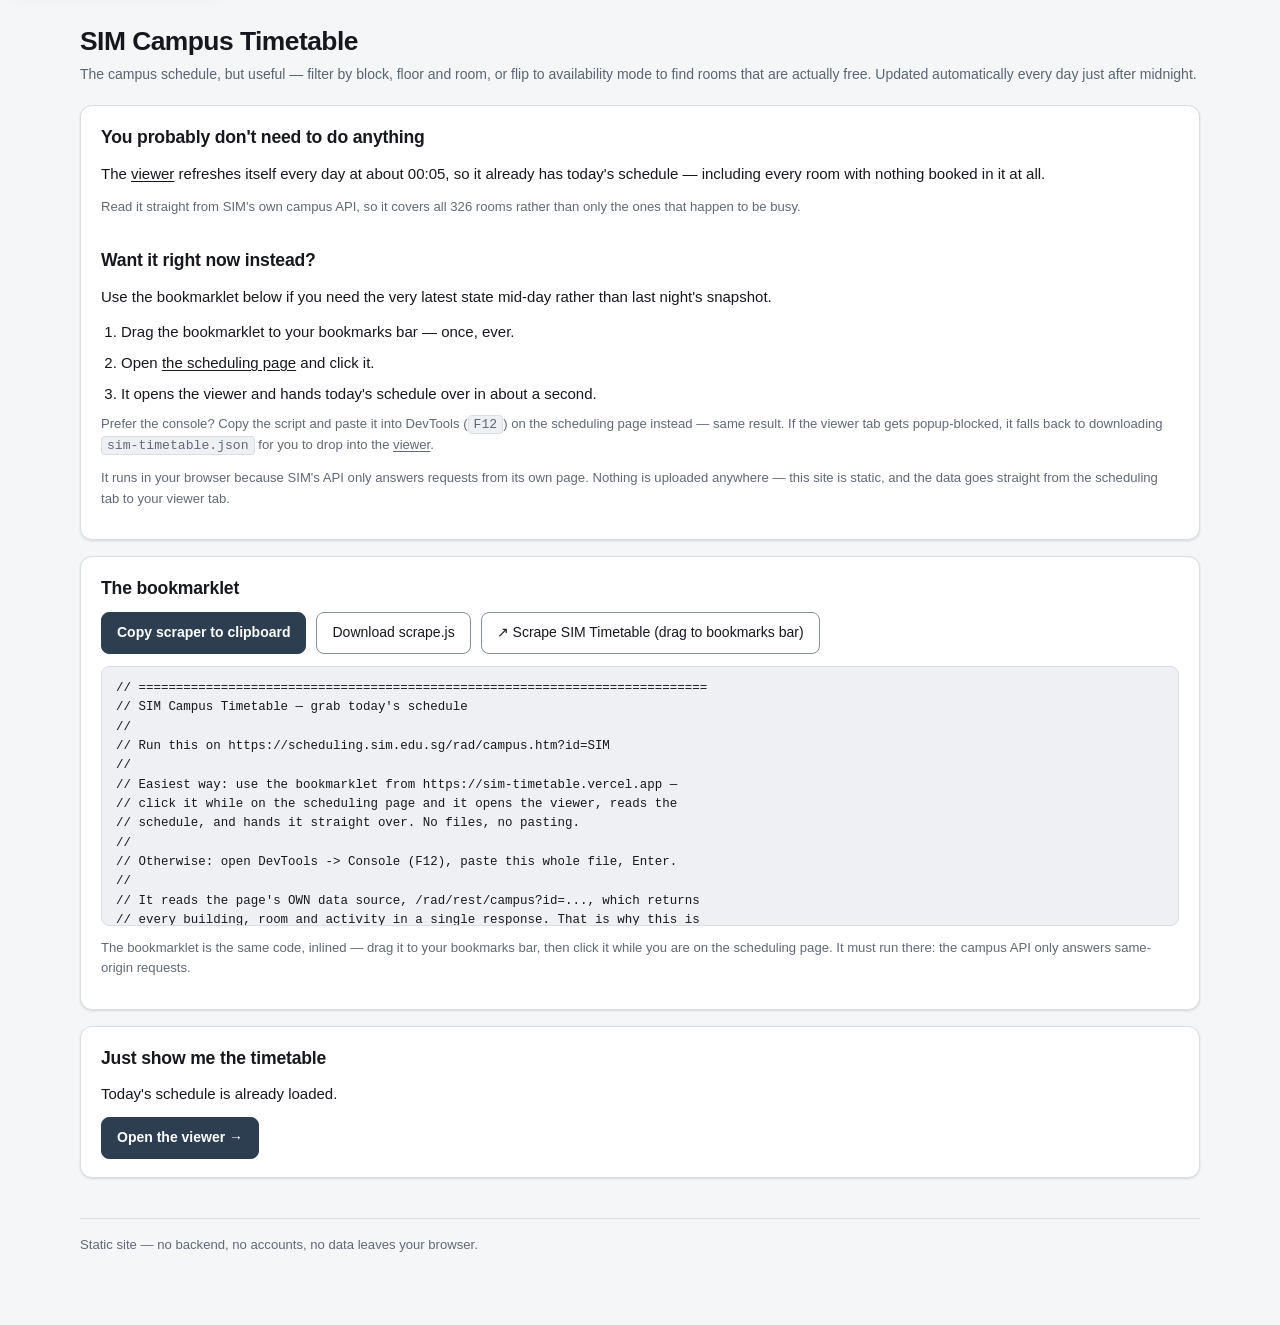
<file: index.html>
<!DOCTYPE html>
<html lang="en">
<head>
<meta charset="utf-8" />
<meta name="viewport" content="width=device-width, initial-scale=1" />
<script async src="https://pagead2.googlesyndication.com/pagead/js/adsbygoogle.js?client=ca-pub-3855542710250858"
  crossorigin="anonymous"></script>
<title>SIM Campus Timetable</title>
<meta name="description" content="Scrape the SIM campus scheduling page and find free rooms." />
<link rel="stylesheet" href="/assets/styles.css" />
<link rel="icon" href="data:image/svg+xml,<svg xmlns=%22http://www.w3.org/2000/svg%22 viewBox=%220 0 100 100%22><text y=%22.9em%22 font-size=%2290%22>📅</text></svg>" />
</head>
<body>
<a class="skip-link" href="#main">Skip to the main content</a>
<div class="wrap">

  <header class="page-header">
  <h1>SIM Campus Timetable</h1>
  <p class="meta">The campus schedule, but useful — filter by block, floor and room, or flip to availability mode to find rooms that are actually free. Updated automatically every day just after midnight.</p>
  </header>

  <main id="main" tabindex="-1">

  <div class="card">
    <h2 style="margin-top:0">You probably don't need to do anything</h2>
    <p>The <a href="/viewer">viewer</a> refreshes itself every day at about 00:05, so it already has today's schedule — including every room with nothing booked in it at all.</p>
    <p class="note">Read it straight from SIM's own campus API, so it covers all 326 rooms rather than only the ones that happen to be busy.</p>

    <h2>Want it right now instead?</h2>
    <p>Use the bookmarklet below if you need the very latest state mid-day rather than last night's snapshot.</p>
    <ol class="steps">
      <li>Drag the bookmarklet to your bookmarks bar — once, ever.</li>
      <li>Open <a href="https://scheduling.sim.edu.sg/rad/campus.htm?id=SIM">the scheduling page</a> and click it.</li>
      <li>It opens the viewer and hands today's schedule over in about a second.</li>
    </ol>
    <p class="note">Prefer the console? Copy the script and paste it into DevTools (<code class="inline">F12</code>) on the scheduling page instead — same result. If the viewer tab gets popup-blocked, it falls back to downloading <code class="inline">sim-timetable.json</code> for you to drop into the <a href="/viewer">viewer</a>.</p>
    <p class="note">It runs in your browser because SIM's API only answers requests from its own page. Nothing is uploaded anywhere — this site is static, and the data goes straight from the scheduling tab to your viewer tab.</p>
  </div>

  <div class="card">
    <h2 style="margin-top:0">The bookmarklet</h2>
    <div class="row" style="margin-bottom:12px">
      <button class="btn primary" id="copyBtn" type="button">Copy scraper to clipboard</button>
      <a class="btn" href="/scraper/scrape.js" download="scrape.js">Download scrape.js</a>
      <a class="btn" id="bookmarklet" href="#">↗ Scrape SIM Timetable (drag to bookmarks bar)</a>
      <span class="note" id="copyStatus" role="status" aria-live="polite"></span>
    </div>
    <pre class="snippet" id="snippet">Loading scraper source…</pre>
    <p class="note">The bookmarklet is the same code, inlined — drag it to your bookmarks bar, then click it while you are on the scheduling page. It must run there: the campus API only answers same-origin requests.</p>
  </div>

  <div class="card">
    <h2 style="margin-top:0">Just show me the timetable</h2>
    <p style="margin-bottom:12px">Today's schedule is already loaded.</p>
    <a class="btn primary" href="/viewer">Open the viewer →</a>
  </div>

  </main>

  <footer>
    Static site — no backend, no accounts, no data leaves your browser.
  </footer>

</div>

<script>
(function () {
  'use strict';

  var snippetEl = document.getElementById('snippet');
  var copyBtn = document.getElementById('copyBtn');
  var statusEl = document.getElementById('copyStatus');
  var bookmarkletEl = document.getElementById('bookmarklet');
  var source = null;

  function setStatus(msg, isError) {
    statusEl.textContent = msg;
    statusEl.className = isError ? 'err' : 'note';
  }

  fetch('/scraper/scrape.js')
    .then(function (r) {
      if (!r.ok) throw new Error('HTTP ' + r.status);
      return r.text();
    })
    .then(function (text) {
      // Point the scraper's handoff at whatever origin is serving this page, so
      // a local dev copy hands off to localhost rather than to production.
      source = text.replace('__VIEWER_ORIGIN__', window.location.origin);
      snippetEl.textContent = source;
      // Bookmarklets are exempt from the page's CSP in current browsers, and inlining
      // the whole thing means it needs no network access at click time.
      bookmarkletEl.href = 'javascript:' + encodeURIComponent(source);
    })
    .catch(function (err) {
      snippetEl.textContent = 'Could not load the scraper source (' + err.message + ').';
      setStatus('Scraper source unavailable.', true);
    });

  copyBtn.addEventListener('click', function () {
    if (!source) { setStatus('Still loading…', true); return; }
    navigator.clipboard.writeText(source).then(function () {
      setStatus('Copied — paste it into the DevTools console on the scheduling page.');
    }, function () {
      // Clipboard API needs a secure context; fall back to selecting the text.
      var range = document.createRange();
      range.selectNodeContents(snippetEl);
      var sel = window.getSelection();
      sel.removeAllRanges();
      sel.addRange(range);
      setStatus('Clipboard blocked — the code is selected, press Ctrl+C.', true);
    });
  });

  bookmarkletEl.addEventListener('click', function (e) {
    e.preventDefault();
    setStatus('Drag this button to your bookmarks bar instead of clicking it here.');
  });
})();
</script>
</body>
</html>
</file>
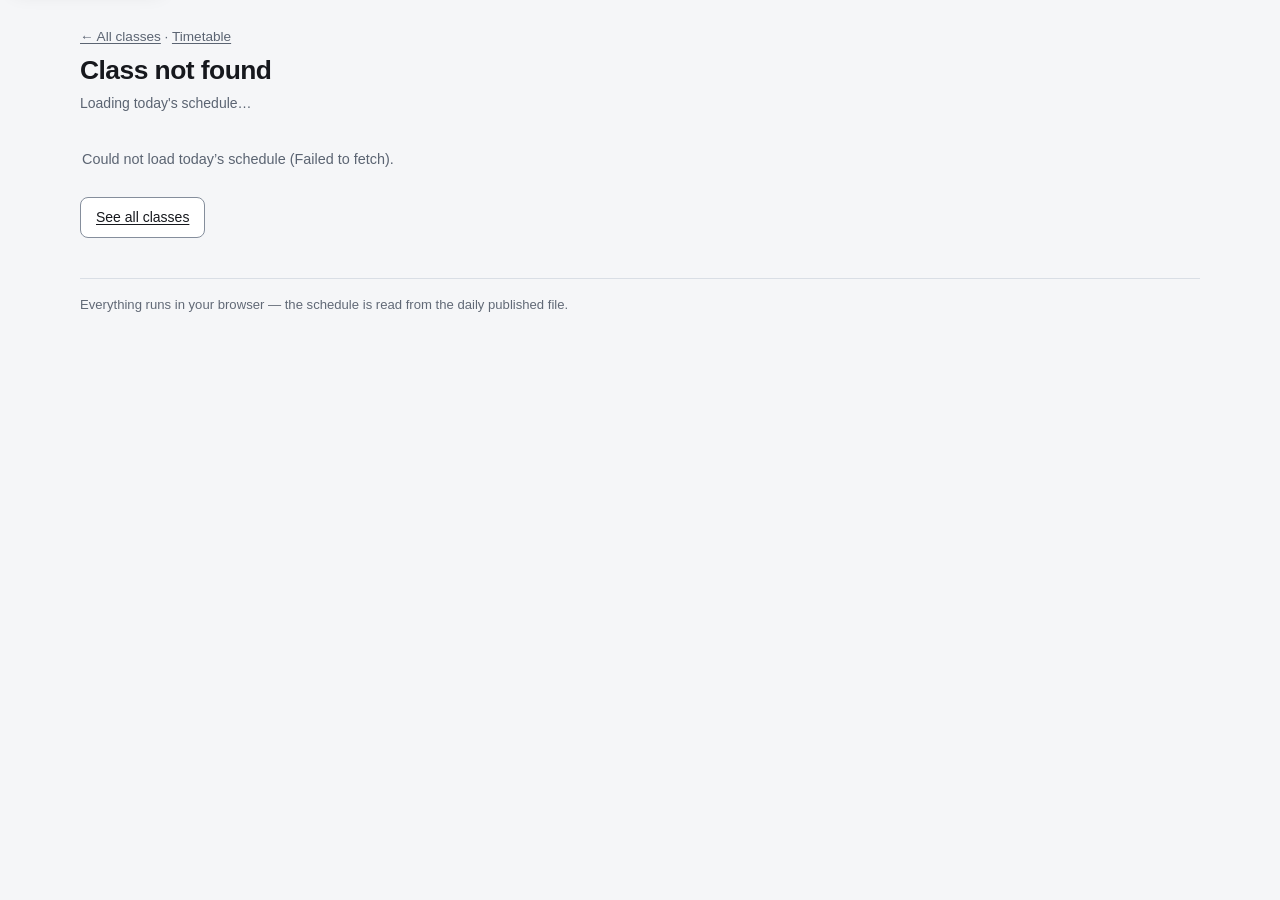
<file: class.html>
<!DOCTYPE html>
<html lang="en">
<head>
<meta charset="utf-8" />
<meta name="viewport" content="width=device-width, initial-scale=1" />
<title>Class — SIM Campus Timetable</title>
<meta name="description" content="One class's day: every session, where it meets, and the free time between." />
<link rel="stylesheet" href="/assets/styles.css" />
<link rel="icon" href="data:image/svg+xml,<svg xmlns=%22http://www.w3.org/2000/svg%22 viewBox=%220 0 100 100%22><text y=%22.9em%22 font-size=%2290%22>📅</text></svg>" />
</head>
<body>
<a class="skip-link" href="#main">Skip to the class</a>
<div class="wrap">

  <header class="page-header">
    <p class="crumb"><a href="/class">← All classes</a> · <a href="/viewer">Timetable</a></p>
    <h1 id="detailHead">Class</h1>
    <p class="meta" id="detailMeta" role="status" aria-live="polite">Loading today's schedule…</p>
  </header>

  <main id="main" tabindex="-1">
    <div id="detailBody"></div>
  </main>

  <footer>Everything runs in your browser — the schedule is read from the daily published file.</footer>

</div>

<script src="/assets/timetable.js"></script>
<script src="/assets/feed.js"></script>
<script src="/assets/detail.js"></script>
<script>SIMDetail.init('class');</script>
</body>
</html>
</file>
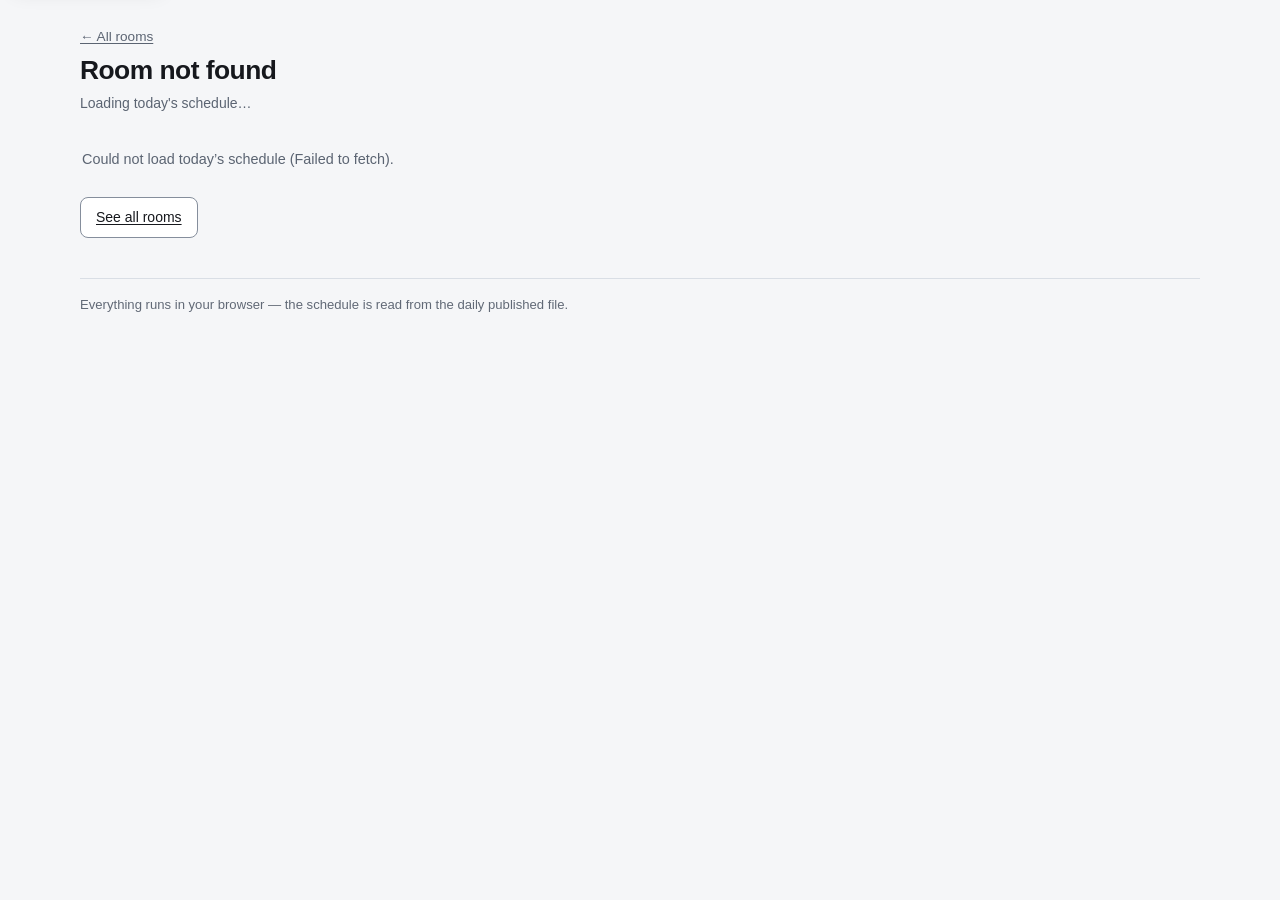
<file: room.html>
<!DOCTYPE html>
<html lang="en">
<head>
<meta charset="utf-8" />
<meta name="viewport" content="width=device-width, initial-scale=1" />
<title>Room — SIM Campus Timetable</title>
<meta name="description" content="One classroom's day: when it is open, when it is booked, and the gaps between." />
<link rel="stylesheet" href="/assets/styles.css" />
<link rel="icon" href="data:image/svg+xml,<svg xmlns=%22http://www.w3.org/2000/svg%22 viewBox=%220 0 100 100%22><text y=%22.9em%22 font-size=%2290%22>📅</text></svg>" />
</head>
<body>
<a class="skip-link" href="#main">Skip to the room</a>
<div class="wrap">

  <header class="page-header">
    <p class="crumb"><a href="/viewer">← All rooms</a></p>
    <h1 id="detailHead">Room</h1>
    <p class="meta" id="detailMeta" role="status" aria-live="polite">Loading today's schedule…</p>
  </header>

  <main id="main" tabindex="-1">
    <div id="detailBody"></div>
  </main>

  <footer>Everything runs in your browser — the schedule is read from the daily published file.</footer>

</div>

<script src="/assets/timetable.js"></script>
<script src="/assets/feed.js"></script>
<script src="/assets/detail.js"></script>
<script>SIMDetail.init('room');</script>
</body>
</html>
</file>
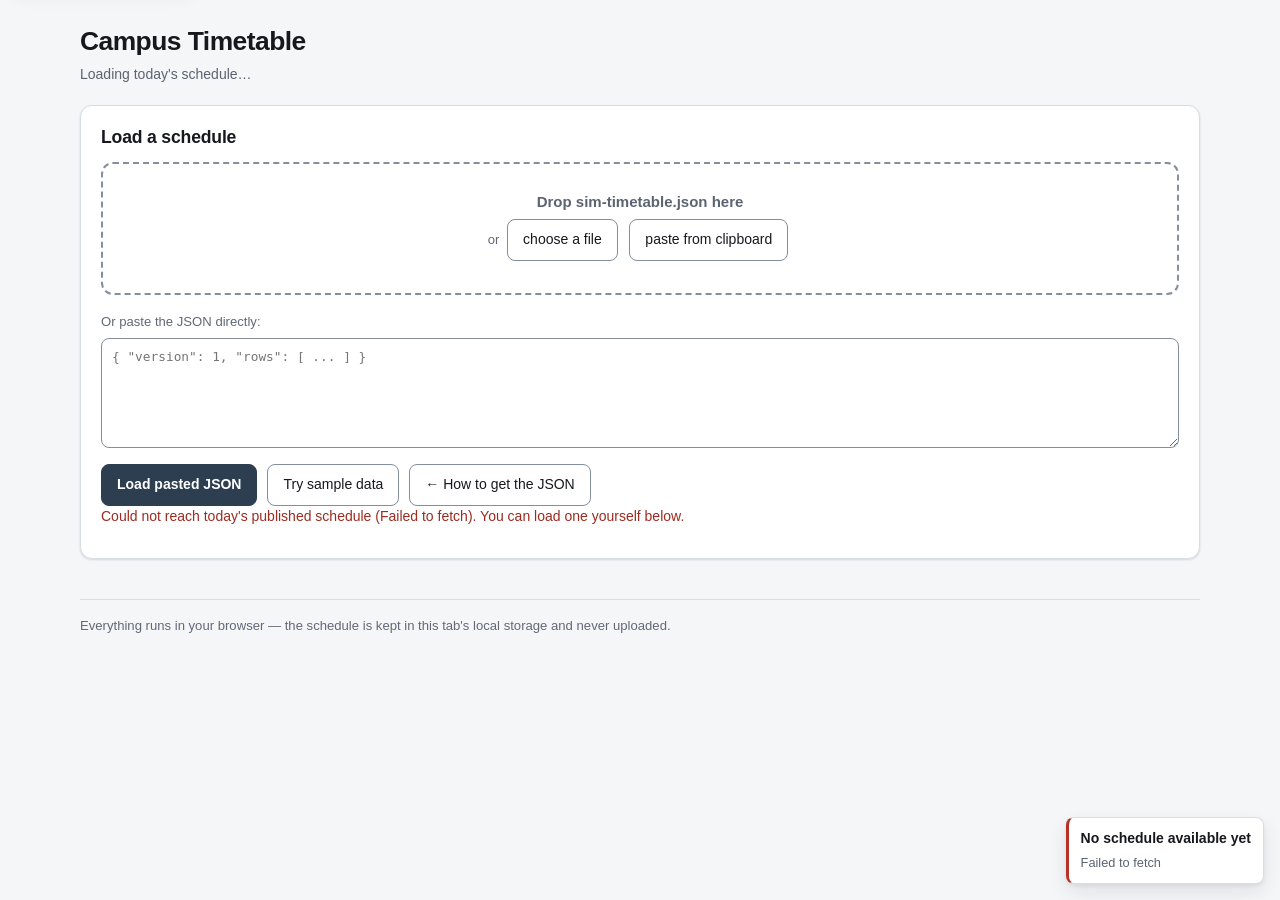
<file: viewer.html>
<!DOCTYPE html>
<html lang="en">
<head>
<meta charset="utf-8" />
<meta name="viewport" content="width=device-width, initial-scale=1" />
<script async src="https://pagead2.googlesyndication.com/pagead/js/adsbygoogle.js?client=ca-pub-3855542710250858"
  crossorigin="anonymous"></script>
<title>Timetable Viewer — SIM Campus Timetable</title>
<link rel="stylesheet" href="/assets/styles.css" />
<link rel="icon" href="data:image/svg+xml,<svg xmlns=%22http://www.w3.org/2000/svg%22 viewBox=%220 0 100 100%22><text y=%22.9em%22 font-size=%2290%22>📅</text></svg>" />
</head>
<body>
<a class="skip-link" href="#main">Skip to the timetable</a>
<div class="wrap">

  <header class="page-header">
    <h1>Campus Timetable</h1>
    <p class="meta" id="source" role="status" aria-live="polite">Loading today's schedule…</p>
  </header>

  <main id="main" tabindex="-1">

  <!-- ---------- waiting for a bookmarklet handoff ---------- -->
  <section id="waitingPanel" hidden>
    <div class="card">
      <div class="drop">
        <strong data-el="waitStep">Waiting for the schedule</strong><br />
        <span class="note" data-el="waitDetail">Keep this tab open. The scheduling page will hand
        the data over on its own, usually within a couple of seconds.</span>
        <div class="toast-bar" data-el="waitBar" style="max-width:280px;margin:12px auto 0;display:none">
          <i data-el="waitFill"></i>
        </div>
      </div>
      <p class="note" style="margin:12px 0 0">
        Nothing arriving? The scraper falls back to downloading
        <code class="inline">sim-timetable.json</code> —
        <button class="btn" id="waitingCancel" type="button" style="margin-left:4px">import it manually</button>
      </p>
    </div>
  </section>

  <!-- ---------- first load, before the feed answers ---------- -->
  <section id="loadingPanel" hidden>
    <div class="card">
      <p class="loading-line"><span class="toast-spinner" aria-hidden="true"></span>
        Fetching today's schedule…</p>
      <p class="note" style="margin:0">It is published every morning just after midnight, so
        there is usually nothing for you to do.</p>
    </div>
  </section>

  <!-- ---------- import ---------- -->
  <section id="importPanel" aria-labelledby="importHeading" hidden>
    <div class="card">
      <h2 id="importHeading" style="margin-top:0">Load a schedule</h2>
      <div class="drop" id="drop">
        <strong>Drop sim-timetable.json here</strong><br />
        <span class="note">or <button class="btn" id="pickBtn" type="button" style="margin:6px 4px">choose a file</button>
        <button class="btn" id="pasteBtn" type="button" style="margin:6px 4px">paste from clipboard</button></span>
        <input type="file" id="file" accept="application/json,.json" hidden />
      </div>
      <p style="margin:14px 0 6px">
        <label class="note" for="pasteArea">Or paste the JSON directly:</label>
      </p>
      <textarea class="paste" id="pasteArea" placeholder='{ "version": 1, "rows": [ ... ] }'></textarea>
      <div class="row" style="margin-top:10px">
        <button class="btn primary" id="loadPasteBtn" type="button">Load pasted JSON</button>
        <button class="btn" id="sampleBtn" type="button">Try sample data</button>
        <a class="btn" href="/">← How to get the JSON</a>
      </div>
      <p class="err" id="importError" role="alert"></p>
    </div>
  </section>

  <!-- ---------- timetable ---------- -->
  <section id="app" aria-label="Today's timetable" hidden>
    <div class="row" style="margin-bottom:14px">
      <button class="btn" id="changeBtn" type="button">Load different data</button>
      <button class="btn" id="exportBtn" type="button">Export standalone HTML</button>
      <span class="note" id="exportStatus" role="status" aria-live="polite"></span>
    </div>
    <div id="timetable"></div>
  </section>

  </main>

  <footer>Everything runs in your browser — the schedule is kept in this tab's local storage and never uploaded.</footer>

</div>

<script src="/assets/toast.js"></script>
<script src="/assets/feed.js"></script>
<script src="/assets/timetable.js"></script>
<script>
(function () {
  'use strict';

  var STORAGE_KEY = 'sim-timetable-payload';

  // Published every day at ~00:05 SGT by .github/workflows/daily-schedule.yml.
  // Read straight from the repo (raw.githubusercontent.com allows cross-origin
  // reads) so a new schedule appears without redeploying the site. The campus
  // API itself is same-origin only, which is why this page cannot just call it.
  // The URL itself lives in assets/feed.js, so the viewer and the detail pages
  // cannot drift onto different files.
  var FEED_URL = SIMFeed.URL;

  var importPanel = document.getElementById('importPanel');
  var waitingPanel = document.getElementById('waitingPanel');
  var app = document.getElementById('app');
  var loadingPanel = document.getElementById('loadingPanel');
  var sourceEl = document.getElementById('source');
  var errEl = document.getElementById('importError');
  var drop = document.getElementById('drop');
  var fileInput = document.getElementById('file');
  var pasteArea = document.getElementById('pasteArea');
  var exportStatus = document.getElementById('exportStatus');

  var controller = null;
  var payload = null;
  var awaiting = false;

  // ---------- parsing an incoming payload ----------

  /* Accepts the scraper's {version, rows, ...} envelope, or a bare array of rows. */
  function coerce(raw) {
    var parsed = typeof raw === 'string' ? JSON.parse(raw) : raw;
    if (Array.isArray(parsed)) parsed = { rows: parsed };
    if (!parsed || !Array.isArray(parsed.rows)) {
      throw new Error('Expected an object with a "rows" array, or an array of rows.');
    }
    if (!parsed.rows.length) throw new Error('That file has no rows in it.');
    return parsed;
  }

  /* A timetable is only as good as it is fresh, so say the age out loud rather
   * than making the user read a timestamp and do the subtraction. */
  function ageOf(iso) {
    var then = new Date(iso);
    if (isNaN(then)) return null;
    var mins = Math.floor((Date.now() - then.getTime()) / 60000);
    if (mins < 1) return 'just now';
    if (mins < 60) return mins + ' min ago';
    var hrs = Math.round(mins / 60);
    if (hrs < 24) return hrs + (hrs === 1 ? ' hour ago' : ' hours ago');
    var days = Math.round(hrs / 24);
    return days + (days === 1 ? ' day ago' : ' days ago');
  }

  function scrapedTime(p) {
    var t = Date.parse(p && p.scraped_at);
    return isNaN(t) ? 0 : t;
  }

  function describe(p) {
    var bits = [p.rows.length + ' events'];
    if (p.rooms && p.rooms.length) {
      // Count rooms SIM has actually opened, not merely unbooked ones: an
      // unbooked room is usually locked, so calling it free would mislead.
      var openSet = {};
      p.rows.forEach(function (r) {
        if (/free access/i.test(r.event || '')) openSet[r.room] = 1;
      });
      bits.push(p.rooms.length + ' rooms, ' + Object.keys(openSet).length + ' open to students');
    }
    if (p.schedule_dates && p.schedule_dates.length) {
      bits.push('for ' + p.schedule_dates.join(', '));
    }
    if (p.auto) bits.push('updated automatically');
    if (p.scraped_at) {
      var d = new Date(p.scraped_at);
      var age = ageOf(p.scraped_at);
      bits.push('scraped ' + (isNaN(d) ? p.scraped_at : d.toLocaleString()) + (age ? ' (' + age + ')' : ''));
      // Schedules are per-day, so anything scraped before today is probably wrong.
      if (!isNaN(d) && d.toDateString() !== new Date().toDateString()) {
        bits.push('⚠ this is from a previous day — re-run the scraper for today');
      }
    }
    if (p.incomplete) bits.push('⚠ the scrape may have missed some pages — re-run it if numbers look low');
    return bits.join(' · ');
  }

  function show(p, persist) {
    payload = p;
    if (persist) {
      try { localStorage.setItem(STORAGE_KEY, JSON.stringify(p)); } catch (e) { /* quota / private mode */ }
    }
    sourceEl.textContent = describe(p);
    awaiting = false;
    waitingPanel.hidden = true;
    importPanel.hidden = true;
    loadingPanel.hidden = true;
    app.hidden = false;
    errEl.textContent = '';
    controller = SIMTimetable.mount(document.getElementById('timetable'), p.rows, {
      mode: 'available',
      rooms: p.rooms || []
    });
  }

  function load(raw) {
    try {
      show(coerce(raw), true);
    } catch (err) {
      errEl.textContent = 'Could not read that: ' + err.message;
    }
  }

  // ---------- import wiring ----------

  document.getElementById('pickBtn').addEventListener('click', function () { fileInput.click(); });
  fileInput.addEventListener('change', function () {
    var f = fileInput.files && fileInput.files[0];
    if (f) f.text().then(load);
  });

  document.getElementById('pasteBtn').addEventListener('click', function () {
    if (!navigator.clipboard || !navigator.clipboard.readText) {
      errEl.textContent = 'This browser will not let a page read the clipboard — paste into the box below instead.';
      return;
    }
    navigator.clipboard.readText().then(load, function () {
      errEl.textContent = 'Clipboard read was blocked — paste into the box below instead.';
    });
  });

  document.getElementById('loadPasteBtn').addEventListener('click', function () {
    var text = pasteArea.value.trim();
    if (!text) { errEl.textContent = 'Nothing pasted yet.'; return; }
    load(text);
  });

  document.getElementById('sampleBtn').addEventListener('click', function () {
    fetch('/sample/sim-timetable.sample.json')
      .then(function (r) { return r.text(); })
      .then(load)
      .catch(function (err) { errEl.textContent = 'Could not load the sample: ' + err.message; });
  });

  ['dragenter', 'dragover'].forEach(function (evt) {
    drop.addEventListener(evt, function (e) { e.preventDefault(); drop.classList.add('over'); });
  });
  ['dragleave', 'drop'].forEach(function (evt) {
    drop.addEventListener(evt, function (e) { e.preventDefault(); drop.classList.remove('over'); });
  });
  drop.addEventListener('drop', function (e) {
    var f = e.dataTransfer && e.dataTransfer.files && e.dataTransfer.files[0];
    if (f) f.text().then(load);
    else if (e.dataTransfer) load(e.dataTransfer.getData('text'));
  });

  document.getElementById('changeBtn').addEventListener('click', function () {
    try { localStorage.removeItem(STORAGE_KEY); } catch (e) { /* ignore */ }
    payload = null;
    controller = null;
    app.hidden = true;
    importPanel.hidden = false;
    pasteArea.value = '';
    exportStatus.textContent = '';
    sourceEl.textContent = 'Load a sim-timetable.json file, or use the bookmarklet.';
  });

  // ---------- standalone export ----------

  /* Builds a single self-contained .html — same CSS and same renderer, inlined,
   * so it keeps working offline and after this site goes away. */
  document.getElementById('exportBtn').addEventListener('click', function () {
    if (!payload) return;
    exportStatus.textContent = 'Building…';
    Promise.all([
      fetch('/assets/styles.css').then(function (r) { return r.text(); }),
      fetch('/assets/timetable.js').then(function (r) { return r.text(); })
    ]).then(function (parts) {
      var css = parts[0];
      var js = parts[1];
      var state = controller ? controller.getState() : {};
      var mode = controller ? controller.getMode() : 'available';
      var data = JSON.stringify(payload.rows).replace(/</g, '\\u003c');
      var inv = JSON.stringify(payload.rooms || []).replace(/</g, '\\u003c');
      var meta = SIMTimetable.escapeHtml(describe(payload));

      var html = '<!DOCTYPE html>\n<html lang="en">\n<head>\n' +
        '<meta charset="utf-8" />\n' +
        '<meta name="viewport" content="width=device-width, initial-scale=1" />\n' +
        '<title>Campus Timetable</title>\n' +
        '<style>\n' + css + '\n</style>\n</head>\n<body>\n' +
        '<div class="wrap">\n<h1>Campus Timetable</h1>\n' +
        '<p class="meta">' + meta + '</p>\n' +
        '<div id="timetable"></div>\n</div>\n' +
        '<script>\n' + js + '\n<\/script>\n' +
        '<script>\nSIMTimetable.mount(document.getElementById("timetable"), ' + data + ', ' +
        JSON.stringify({ mode: mode, initial: state, rooms: '__INV__' }).replace('"__INV__"', inv) +
        ');\n<\/script>\n' +
        '</body>\n</html>\n';

      var blob = new Blob([html], { type: 'text/html' });
      var a = document.createElement('a');
      a.href = URL.createObjectURL(blob);
      a.download = 'timetable.html';
      a.click();
      setTimeout(function () { URL.revokeObjectURL(a.href); }, 5000);
      exportStatus.textContent = 'Downloaded timetable.html';
    }).catch(function (err) {
      exportStatus.textContent = 'Export failed: ' + err.message;
    });
  });

  // ---------- bookmarklet handoff ----------

  /* Opened by the scraper as `/viewer?awaiting=1`. The scraper keeps posting the
   * payload until we acknowledge, so there is no ready-handshake to get wrong. */
  function startAwaiting() {
    awaiting = true;
    waitingPanel.hidden = false;
    importPanel.hidden = true;
    app.hidden = true;
    sourceEl.textContent = 'Waiting for the scraper…';
  }

  function stopAwaiting() {
    awaiting = false;
    waitingPanel.hidden = true;
    if (app.hidden) importPanel.hidden = false;
  }

  document.getElementById('waitingCancel').addEventListener('click', stopAwaiting);

  window.addEventListener('message', function (e) {
    // Only while we were opened to wait, and only from the tab that opened us.
    // The payload is still validated by coerce() like any other import.
    if (!awaiting) return;
    if (!window.opener || e.source !== window.opener) return;
    if (!e.data) return;

    // Running commentary, so the reader can see it is still working.
    if (e.data.type === 'sim-timetable:progress') {
      var step = String(e.data.step || '').slice(0, 120);
      var pdetail = String(e.data.detail || '').slice(0, 160);
      var pct = typeof e.data.progress === 'number' ? e.data.progress : null;

      var stepEl = waitingPanel.querySelector('[data-el=waitStep]');
      var detailEl = waitingPanel.querySelector('[data-el=waitDetail]');
      var barEl = waitingPanel.querySelector('[data-el=waitBar]');
      var fillEl = waitingPanel.querySelector('[data-el=waitFill]');
      if (stepEl) stepEl.textContent = step;
      if (detailEl) detailEl.textContent = pdetail;
      if (barEl) barEl.style.display = pct === null ? 'none' : '';
      if (fillEl && pct !== null) fillEl.style.width = Math.round(pct * 100) + '%';

      Toast.show({ id: 'scrape', title: step, detail: pdetail, progress: pct });
      return;
    }

    if (e.data.type !== 'sim-timetable:payload') return;

    try {
      var p = coerce(e.data.payload);
      show(p, true);
      Toast.show({
        id: 'scrape',
        title: 'Schedule loaded',
        detail: p.rows.length + ' bookings across ' + (p.rooms ? p.rooms.length : '?') + ' rooms',
        tone: 'success',
        ttl: 5000
      });
      try { e.source.postMessage({ type: 'sim-timetable:received' }, e.origin); } catch (err) { /* best effort */ }
      history.replaceState(null, '', location.pathname);
    } catch (err) {
      stopAwaiting();
      Toast.show({ id: 'scrape', title: 'Could not read that', detail: err.message, tone: 'error', ttl: 8000 });
      errEl.textContent = 'The scraper sent something unreadable: ' + err.message;
    }
  });

  // ---------- boot: waiting mode, or restore last session ----------

  if (new URLSearchParams(location.search).get('awaiting') === '1' && window.opener) {
    startAwaiting();
  } else {
    // Show whatever we already have immediately, so the page is never blank
    // while the network is consulted.
    try {
      var saved = localStorage.getItem(STORAGE_KEY);
      if (saved) show(coerce(saved), false);
    } catch (e) {
      try { localStorage.removeItem(STORAGE_KEY); } catch (e2) { /* ignore */ }
    }

    /* A first-time reader has nothing stored, and the feed takes a moment. Show
     * that it is coming rather than the whole import form — the form reads as
     * "this failed, do it yourself", which is the opposite of what is true. */
    if (!payload) {
      loadingPanel.hidden = false;
      importPanel.hidden = true;
    }

    // Then quietly check the nightly feed and upgrade if it is fresher.
    // Failure here is normal (offline, nothing published yet) and stays silent —
    // it must never take away data the user already has.
    Toast.show({ id: 'feed', title: 'Fetching the latest schedule', detail: 'from the daily update' });

    fetch(FEED_URL, { cache: 'no-store' })
      .then(function (r) {
        if (!r.ok) throw new Error('HTTP ' + r.status);
        // Stream it so a slow connection shows movement rather than nothing.
        if (!r.body || !r.body.getReader) return r.text();
        var reader = r.body.getReader();
        var decoder = new TextDecoder();
        var received = 0;
        var text = '';
        return (function pump() {
          return reader.read().then(function (chunk) {
            if (chunk.done) return text + decoder.decode();
            received += chunk.value.length;
            text += decoder.decode(chunk.value, { stream: true });
            Toast.show({
              id: 'feed',
              title: 'Fetching the latest schedule',
              detail: Toast.formatBytes(received) + ' received'
            });
            return pump();
          });
        })();
      })
      .then(function (text) {
        var remote = coerce(JSON.parse(text));
        var fresher = !payload || scrapedTime(remote) > scrapedTime(payload);
        if (fresher) show(remote, true);
        var freeAccess = remote.rows.filter(function (r) {
          return /free access/i.test(r.event || '');
        }).length;
        Toast.show({
          id: 'feed',
          title: fresher ? 'Schedule loaded' : 'Already up to date',
          detail: remote.rows.length + ' bookings, ' + freeAccess + ' Free Access windows',
          tone: 'success',
          ttl: 4500
        });
      })
      .catch(function (err) {
        // Normal when offline or nothing published yet. Never remove data the
        // reader already has; just say the refresh did not happen.
        if (!payload) {
          loadingPanel.hidden = true;
          importPanel.hidden = false;
          errEl.textContent =
            "Could not reach today's published schedule (" + (err.message || err) +
            "). You can load one yourself below.";
        }
        Toast.show({
          id: 'feed',
          title: payload ? 'Could not check for a newer schedule' : 'No schedule available yet',
          detail: payload ? 'Showing what you already had.' : String(err.message || err),
          tone: 'error',
          ttl: 7000
        });
      });
  }
})();
</script>
</body>
</html>
</file>
<file: assets/styles.css>
/* SIM Campus Timetable — shared styles for the landing page and the viewer.
 *
 * Colour rules this file is held to:
 *   - every text/background pair used together clears WCAG AA (4.5:1)
 *   - anything that carries meaning by colour also carries it in words
 *   - focus is always visible, and never removed without a replacement
 * scripts/check-contrast.mjs verifies the first of those.
 */

:root {
  --bg: #f5f6f8;
  --panel: #ffffff;
  --panel-sunk: #f8f9fb;
  --ink: #16181d;
  --ink-soft: #5b6472;
  --ink-faint: #616976;      /* 4.86:1 on the lightest surface it sits on */
  --line: #d9dee5;          /* decorative separation: cards, dividers */
  --line-strong: #858e9c;   /* control borders: 3:1, per WCAG 1.4.11 */
  --line-soft: #eef0f4;
  --accent: #2c3e50;
  --accent-ink: #ffffff;
  --focus: #0f52ba;

  --busy-bg: #fdecea;
  --busy-ink: #9c2b20;
  --busy-mark: #b53225;
  --open-bg: #e4f6ed;
  --open-ink: #14663f;
  --open-mark: #16794a;
  --gap-bg: #eef0f4;
  --gap-ink: #545d69;
  --gap-mark: #b6bdc7;

  --current: #a8332a;
  --upcoming: #1f5f8b;

  --shadow: 0 1px 2px rgba(16, 24, 40, 0.06), 0 1px 3px rgba(16, 24, 40, 0.08);
  --shadow-lift: 0 2px 4px rgba(16, 24, 40, 0.07), 0 8px 20px rgba(16, 24, 40, 0.09);
  --radius: 12px;
  --radius-sm: 8px;
}

@media (prefers-color-scheme: dark) {
  :root {
    --bg: #14161a;
    --panel: #1c1f25;
    --panel-sunk: #191c21;
    --ink: #e8eaee;
    --ink-soft: #a3acba;
    --ink-faint: #8b95a5;    /* 4.95:1 on the darkest surface it sits on */
    --line: #333944;
    --line-strong: #6b7280;
    --line-soft: #23272e;
    --accent: #5b7fa3;
    --accent-ink: #0d1014;
    --focus: #8ec5f0;

    --busy-bg: #3a1f1c;
    --busy-ink: #f4a49d;
    --busy-mark: #e0736a;
    --open-bg: #143329;
    --open-ink: #7fdcb0;
    --open-mark: #4ec48c;
    --gap-bg: #23272e;
    --gap-ink: #9aa3b0;
    --gap-mark: #454c58;

    --current: #f0918a;
    --upcoming: #8dc0ea;

    --shadow: 0 1px 2px rgba(0, 0, 0, 0.34);
    --shadow-lift: 0 2px 6px rgba(0, 0, 0, 0.4), 0 10px 24px rgba(0, 0, 0, 0.34);
  }
}

* { box-sizing: border-box; }

html { -webkit-text-size-adjust: 100%; }

body {
  font-family: -apple-system, BlinkMacSystemFont, "Segoe UI", Roboto, Arial, sans-serif;
  background: var(--bg);
  color: var(--ink);
  margin: 0;
  padding: 0 20px 72px;
  line-height: 1.55;
  font-size: 15px;
  -webkit-font-smoothing: antialiased;
}

.wrap { max-width: 1120px; margin: 0 auto; }

h1 { font-size: 1.65rem; margin: 0 0 6px; letter-spacing: -0.02em; line-height: 1.2; }
h2 { font-size: 1.1rem; margin: 30px 0 10px; letter-spacing: -0.01em; }
h3 { font-size: 0.95rem; margin: 0; letter-spacing: -0.005em; }
p { margin: 0 0 12px; }

a { color: inherit; text-underline-offset: 2px; }
a:hover { text-decoration-thickness: 2px; }

/* ---------- accessibility primitives ---------- */

.visually-hidden {
  position: absolute !important;
  width: 1px; height: 1px;
  margin: -1px; padding: 0; border: 0;
  clip-path: inset(50%);
  overflow: hidden;
  white-space: nowrap;
}

/* Keyboard users get a ring on everything focusable. Never remove this without
 * putting something at least as visible in its place. */
:focus-visible {
  outline: 3px solid var(--focus);
  outline-offset: 2px;
  border-radius: 4px;
}

.skip-link {
  position: absolute;
  left: 12px;
  top: -60px;
  z-index: 100;
  background: var(--panel);
  color: var(--ink);
  border: 1px solid var(--line);
  border-radius: var(--radius-sm);
  padding: 10px 16px;
  font-weight: 600;
  text-decoration: none;
  box-shadow: var(--shadow-lift);
  transition: top 0.15s ease;
}

.skip-link:focus { top: 12px; }

/* ---------- page header ---------- */

.page-header { padding: 26px 0 16px; }

.meta {
  color: var(--ink-soft);
  font-size: 0.875rem;
  margin: 0 0 4px;
}

.meta strong { color: var(--ink); font-weight: 600; }

.warn {
  color: var(--busy-ink);
  font-weight: 600;
}

.card {
  background: var(--panel);
  border: 1px solid var(--line);
  border-radius: var(--radius);
  box-shadow: var(--shadow);
  padding: 18px 20px;
  margin-bottom: 16px;
}

/* ---------- toolbar ---------- */

.toolbar {
  background: var(--panel);
  border: 1px solid var(--line);
  border-radius: var(--radius);
  box-shadow: var(--shadow);
  padding: 14px 16px;
  margin-bottom: 18px;
  display: flex;
  flex-wrap: wrap;
  gap: 12px;
  align-items: flex-end;
  position: sticky;
  top: 10px;
  z-index: 20;
}

/* Sticky is a convenience on tall screens only; on short ones it would eat the
 * viewport, and while a filter panel is open it must not clip. */
@media (max-height: 620px) {
  .toolbar { position: static; }
}

.toolbar legend {
  font-size: 0.75rem;
  font-weight: 700;
  letter-spacing: 0.05em;
  text-transform: uppercase;
  color: var(--ink-faint);
  padding: 0;
}

.field {
  display: flex;
  flex-direction: column;
  gap: 4px;
  font-size: 0.78rem;
  color: var(--ink-soft);
  font-weight: 600;
}

.field-hint {
  font-weight: 400;
  font-size: 0.72rem;
  color: var(--ink-faint);
  max-width: 190px;
}

.toolbar input,
.toolbar select {
  font: inherit;
  font-size: 0.875rem;
  font-weight: 400;
  padding: 8px 10px;
  min-height: 38px;
  border: 1px solid var(--line-strong);
  border-radius: var(--radius-sm);
  min-width: 130px;
  background: var(--panel);
  color: var(--ink);
}

.toolbar input::placeholder { color: var(--ink-faint); opacity: 1; }

.time-filters {
  display: none;
  gap: 12px;
  flex-wrap: wrap;
  border: 0;
  padding: 0;
  margin: 0;
}

.time-filters.show { display: flex; }

.spacer { margin-left: auto; }

.seg-toggle {
  display: flex;
  border: 1px solid var(--line-strong);
  border-radius: var(--radius-sm);
  overflow: hidden;
}

.seg-toggle button {
  border: 0;
  background: var(--panel);
  padding: 9px 16px;
  min-height: 38px;
  font: inherit;
  font-size: 0.875rem;
  font-weight: 500;
  cursor: pointer;
  color: var(--ink-soft);
}

.seg-toggle button + button { border-left: 1px solid var(--line-strong); }
.seg-toggle button:hover { background: var(--line-soft); }

.seg-toggle button[aria-pressed="true"] {
  background: var(--accent);
  color: var(--accent-ink);
  font-weight: 600;
}

.btn {
  border: 1px solid var(--line-strong);
  background: var(--panel);
  color: var(--ink);
  padding: 9px 15px;
  min-height: 38px;
  border-radius: var(--radius-sm);
  font: inherit;
  font-size: 0.875rem;
  font-weight: 500;
  cursor: pointer;
  text-decoration: none;
  display: inline-flex;
  align-items: center;
  gap: 6px;
}

.btn:hover { background: var(--line-soft); }

.btn.primary {
  background: var(--accent);
  color: var(--accent-ink);
  border-color: var(--accent);
  font-weight: 600;
}

.btn.primary:hover { filter: brightness(1.1); }

/* Touch pointers need a bigger target than a mouse does. */
@media (pointer: coarse) {
  .btn, .seg-toggle button, .toolbar input, .toolbar select { min-height: 44px; }
}

/* The filter panel folds away on small screens: seven stacked fields between
 * the reader and the answer is the wrong trade on a phone. Above 620px the
 * summary is hidden and the panel is always open (viewer.html forces the
 * attribute), so nothing is behind a click on a desktop. */
.filters { margin-bottom: 18px; }

.filters-summary {
  cursor: pointer;
  display: inline-flex;
  align-items: center;
  gap: 8px;
  font-weight: 600;
  font-size: 0.9rem;
  padding: 10px 14px;
  min-height: 44px;
  border: 1px solid var(--line-strong);
  border-radius: var(--radius-sm);
  background: var(--panel);
  margin-bottom: 10px;
}

.filters[open] .filters-summary { margin-bottom: 12px; }
.filters .toolbar { margin-bottom: 0; }

@media (min-width: 621px) {
  .filters-summary { display: none; }
}

/* ---------- results header ---------- */

.results-head {
  display: flex;
  flex-wrap: wrap;
  align-items: baseline;
  gap: 8px;
  margin-bottom: 12px;
  color: var(--ink-soft);
  font-size: 0.875rem;
}

.count { color: var(--ink); font-weight: 600; }

/* ---------- table view ---------- */

.table-scroll {
  overflow-x: auto;
  border-radius: var(--radius);
  border: 1px solid var(--line);
  background: var(--panel);
}

.table-scroll:focus-visible { outline: 3px solid var(--focus); outline-offset: 2px; }

table {
  border-collapse: collapse;
  width: 100%;
  min-width: 700px;
  background: var(--panel);
}

th, td {
  text-align: left;
  padding: 11px 14px;
  font-size: 0.875rem;
  border-bottom: 1px solid var(--line-soft);
}

thead th {
  background: var(--panel-sunk);
  font-weight: 600;
  color: var(--ink-soft);
  white-space: nowrap;
  position: sticky;
  top: 0;
}

/* The room is the row header, so it is a <th> for screen readers — but it is
 * still a cell to look at, not a second header stripe. */
tbody th {
  font-weight: 600;
  color: var(--ink);
  white-space: nowrap;
}

td.num { font-variant-numeric: tabular-nums; white-space: nowrap; }

tbody tr:last-child td { border-bottom: none; }
tbody tr:hover td { background: var(--line-soft); }

.status-CURRENT { color: var(--current); font-weight: 600; }
.status-UPCOMING { color: var(--upcoming); font-weight: 600; }
.status-PAST { color: var(--ink-faint); }

/* ---------- room cards ---------- */

.room-list { list-style: none; margin: 0; padding: 0; }

.room-card {
  background: var(--panel);
  border: 1px solid var(--line);
  border-radius: var(--radius);
  box-shadow: var(--shadow);
  padding: 15px 18px;
  margin-bottom: 12px;
}

.room-head {
  display: flex;
  flex-wrap: wrap;
  align-items: baseline;
  gap: 4px 10px;
  margin-bottom: 10px;
}

.room-name { font-weight: 650; font-size: 0.95rem; letter-spacing: -0.005em; }
.room-sub { color: var(--ink-faint); font-weight: 400; font-size: 0.8rem; }

.room-flag {
  margin-left: auto;
  font-size: 0.72rem;
  font-weight: 700;
  letter-spacing: 0.04em;
  padding: 3px 9px;
  border-radius: 999px;
  background: var(--open-bg);
  color: var(--open-ink);
  border: 1px solid transparent;
}

.room-flag.is-shut { background: var(--gap-bg); color: var(--gap-ink); }

/* ---------- the day bar ----------
 * A proportional strip of the day. Decorative only: it is aria-hidden and every
 * segment it draws is also listed in words underneath, because a bar cannot be
 * read aloud and colour alone must never carry the meaning. */

.daybar {
  position: relative;
  height: 26px;
  border-radius: 6px;
  background: var(--gap-bg);
  border: 1px solid var(--line);
  overflow: hidden;
  margin-bottom: 6px;
}

.daybar-seg {
  position: absolute;
  top: 0;
  bottom: 0;
  min-width: 2px;
}

.daybar-seg.is-open { background: var(--open-mark); }
.daybar-seg.is-busy { background: var(--busy-mark); }

.daybar-now {
  position: absolute;
  top: -2px;
  bottom: -2px;
  width: 2px;
  background: var(--ink);
  box-shadow: 0 0 0 1px var(--panel);
}

.daybar-scale {
  display: flex;
  justify-content: space-between;
  font-size: 0.7rem;
  color: var(--ink-faint);
  font-variant-numeric: tabular-nums;
  margin-bottom: 10px;
}

/* ---------- segments ---------- */

.segments { list-style: none; margin: 0; padding: 0; }

.segment {
  display: flex;
  align-items: baseline;
  gap: 10px;
  padding: 3px 0;
  font-size: 0.875rem;
  flex-wrap: wrap;
}

.tag {
  font-size: 0.7rem;
  font-weight: 700;
  padding: 2px 8px;
  border-radius: 4px;
  flex-shrink: 0;
  min-width: 56px;
  text-align: center;
  letter-spacing: 0.04em;
  border: 1px solid transparent;
}

.tag.busy { background: var(--busy-bg); color: var(--busy-ink); }
.tag.free { background: var(--open-bg); color: var(--open-ink); }
.tag.gap  { background: var(--gap-bg);  color: var(--gap-ink); }

.seg-time {
  min-width: 190px;
  color: var(--ink);
  font-variant-numeric: tabular-nums;
}

.seg-label { color: var(--ink-soft); }
.seg-label.muted { color: var(--ink-faint); }

details.seg-details > summary {
  cursor: pointer;
  font-size: 0.8rem;
  color: var(--ink-soft);
  padding: 4px 0;
  border-radius: 4px;
}

details.seg-details > summary:hover { color: var(--ink); }
details[open].seg-details > summary { margin-bottom: 4px; }

/* ---------- hero: rooms open to students ---------- */

.hero {
  background: var(--panel);
  border: 1px solid var(--open-mark);
  border-radius: var(--radius);
  box-shadow: var(--shadow-lift);
  padding: 18px 20px;
  margin-bottom: 20px;
}

.hero-head { display: flex; flex-wrap: wrap; align-items: baseline; gap: 8px; margin-bottom: 4px; }
.hero h2 { margin: 0; font-size: 1.05rem; }
.hero-sub { color: var(--ink-soft); font-size: 0.85rem; margin-bottom: 14px; }

.open-grid {
  list-style: none;
  margin: 0;
  padding: 0;
  display: grid;
  grid-template-columns: repeat(auto-fill, minmax(260px, 1fr));
  gap: 10px;
}

.open-item {
  border: 1px solid var(--line);
  border-radius: var(--radius-sm);
  padding: 10px 12px;
  background: var(--panel-sunk);
}

.open-item.is-now { border-color: var(--open-mark); background: var(--open-bg); }

.open-room { font-weight: 650; font-size: 0.9rem; }
.open-when { font-size: 0.85rem; color: var(--ink); font-variant-numeric: tabular-nums; margin-top: 2px; }
.open-desc { font-size: 0.78rem; color: var(--ink-faint); margin-top: 2px; }

.now-badge {
  display: inline-block;
  font-size: 0.68rem;
  font-weight: 700;
  letter-spacing: 0.04em;
  background: var(--open-mark);
  color: var(--panel);
  border-radius: 4px;
  padding: 1px 6px;
  margin-left: 6px;
  vertical-align: 1px;
}

.empty {
  color: var(--ink-soft);
  font-size: 0.9rem;
  padding: 14px 2px;
}

.footnote {
  color: var(--ink-faint);
  font-size: 0.82rem;
  padding: 10px 12px;
  border-left: 3px solid var(--line);
  background: var(--panel-sunk);
  border-radius: 0 var(--radius-sm) var(--radius-sm) 0;
  margin-top: 14px;
}

.chips { display: flex; flex-wrap: wrap; gap: 5px; }

.chip {
  font-size: 0.78rem;
  background: var(--line-soft);
  border: 1px solid var(--line);
  border-radius: 5px;
  padding: 1px 7px;
  color: var(--ink);
  font-variant-numeric: tabular-nums;
}

.loading-line {
  display: flex;
  align-items: center;
  gap: 10px;
  font-weight: 600;
  margin: 0 0 6px;
}

/* ---------- detail pages (one room, one class) ---------- */

.crumb { font-size: 0.85rem; color: var(--ink-soft); margin: 0 0 8px; }

/* The one-line answer, before any detail: can I get in right now? */
.state {
  display: inline-block;
  font-weight: 650;
  font-size: 0.95rem;
  padding: 10px 14px;
  border-radius: var(--radius-sm);
  border: 1px solid transparent;
  margin: 0 0 16px;
}

.state.is-open { background: var(--open-bg); color: var(--open-ink); border-color: var(--open-mark); }
.state.is-busy { background: var(--busy-bg); color: var(--busy-ink); border-color: var(--busy-mark); }
.state.is-gap  { background: var(--gap-bg);  color: var(--gap-ink);  border-color: var(--line-strong); }

.detail h2, #detailBody h2 { font-size: 1rem; margin: 26px 0 10px; }
#detailBody .segments { margin-bottom: 4px; }

/* Room and class names in a list are links; keep them obviously so. */
#detailBody a, .room-name a, .seg-label a { color: inherit; text-decoration: underline; }
#detailBody a:hover, .room-name a:hover, .seg-label a:hover { text-decoration-thickness: 2px; }

.open-room a { text-decoration: underline; }

/* ---------- landing / import ---------- */

code, pre { font-family: ui-monospace, SFMono-Regular, Menlo, Consolas, monospace; }

code.inline {
  background: var(--line-soft);
  border: 1px solid var(--line);
  border-radius: 4px;
  padding: 1px 5px;
  font-size: 0.82rem;
}

pre.snippet {
  background: var(--line-soft);
  border: 1px solid var(--line);
  border-radius: var(--radius-sm);
  padding: 12px 14px;
  font-size: 0.78rem;
  max-height: 260px;
  overflow: auto;
  margin: 0 0 12px;
  white-space: pre;
}

pre.snippet:focus-visible { outline: 3px solid var(--focus); outline-offset: 2px; }

ol.steps { margin: 0 0 4px; padding-left: 20px; }
ol.steps li { margin-bottom: 8px; }

.drop {
  border: 2px dashed var(--line-strong);
  border-radius: var(--radius);
  padding: 26px 18px;
  text-align: center;
  color: var(--ink-soft);
  background: var(--panel);
  transition: border-color 0.15s, background 0.15s;
}

.drop.over { border-color: var(--focus); background: var(--line-soft); }

textarea.paste {
  width: 100%;
  min-height: 110px;
  font-family: ui-monospace, SFMono-Regular, Menlo, Consolas, monospace;
  font-size: 0.8rem;
  padding: 10px;
  border: 1px solid var(--line-strong);
  border-radius: var(--radius-sm);
  background: var(--panel);
  color: var(--ink);
  resize: vertical;
}

.row { display: flex; gap: 10px; flex-wrap: wrap; align-items: center; }
.note { font-size: 0.82rem; color: var(--ink-faint); }
.err { color: var(--busy-ink); font-size: 0.875rem; font-weight: 500; }

footer {
  margin-top: 40px;
  font-size: 0.82rem;
  color: var(--ink-faint);
  border-top: 1px solid var(--line);
  padding-top: 16px;
}

/* ---------- toasts ---------- */

.toast-stack {
  position: fixed;
  right: 16px;
  bottom: 16px;
  z-index: 9999;
  display: flex;
  flex-direction: column;
  gap: 8px;
  max-width: min(340px, calc(100vw - 32px));
  pointer-events: none;
}

.toast {
  background: var(--panel);
  border: 1px solid var(--line);
  border-left: 3px solid var(--accent);
  border-radius: var(--radius-sm);
  box-shadow: var(--shadow-lift);
  padding: 10px 12px;
  font-size: 0.875rem;
  opacity: 0;
  transform: translateY(6px);
  transition: opacity 0.18s ease, transform 0.18s ease;
  pointer-events: auto;
}

.toast.in { opacity: 1; transform: none; }
.toast.tone-success { border-left-color: var(--open-mark); }
.toast.tone-error { border-left-color: var(--busy-mark); }

.toast-row { display: flex; align-items: center; gap: 8px; }
.toast-title { font-weight: 600; color: var(--ink); }
.toast-detail { color: var(--ink-soft); font-size: 0.8rem; margin-top: 3px; }

.toast-spinner {
  width: 12px;
  height: 12px;
  flex-shrink: 0;
  border: 2px solid var(--line);
  border-top-color: var(--accent);
  border-radius: 50%;
  animation: toast-spin 0.7s linear infinite;
}

@keyframes toast-spin { to { transform: rotate(360deg); } }

.toast-bar {
  height: 3px;
  background: var(--line-soft);
  border-radius: 2px;
  margin-top: 8px;
  overflow: hidden;
}

.toast-bar i {
  display: block;
  height: 100%;
  width: 0;
  background: var(--accent);
  border-radius: 2px;
  transition: width 0.2s ease;
}

/* ---------- narrow screens ---------- */

@media (max-width: 620px) {
  body { padding: 0 14px 56px; }
  h1 { font-size: 1.4rem; }
  .toolbar { position: static; padding: 12px; gap: 10px; }
  .field, .toolbar input, .toolbar select { width: 100%; min-width: 0; }
  .field { flex: 1 1 100%; }
  .field-hint { max-width: none; }
  .spacer { display: none; }
  .seg-toggle { width: 100%; }
  .seg-toggle button { flex: 1; }
  .segment { gap: 4px 10px; }
  .seg-time { min-width: 0; flex: 1 1 auto; }
  .room-card, .hero, .card { padding: 14px; }
  .open-grid { grid-template-columns: 1fr; }
}

/* ---------- motion and contrast preferences ---------- */

@media (prefers-reduced-motion: reduce) {
  *, *::before, *::after {
    animation-duration: 0.001ms !important;
    animation-iteration-count: 1 !important;
    transition-duration: 0.001ms !important;
    scroll-behavior: auto !important;
  }
}

@media (prefers-contrast: more) {
  :root {
    --ink-soft: #333a45;
    --ink-faint: #333a45;
    --line: #6b7280;
  }
  .tag, .chip, .room-flag { border-color: currentColor; }
}

/* Windows High Contrast / forced colours: keep structure visible when the
 * palette above is thrown away entirely. */
@media (forced-colors: active) {
  .card, .room-card, .hero, .toolbar, .daybar, .open-item, .table-scroll {
    border: 1px solid CanvasText;
  }
  .tag, .chip, .room-flag { border: 1px solid CanvasText; }
  .daybar-seg.is-open { background: Highlight; }
  .daybar-seg.is-busy { background: GrayText; }
  :focus-visible { outline: 3px solid Highlight; }
}
</file>
